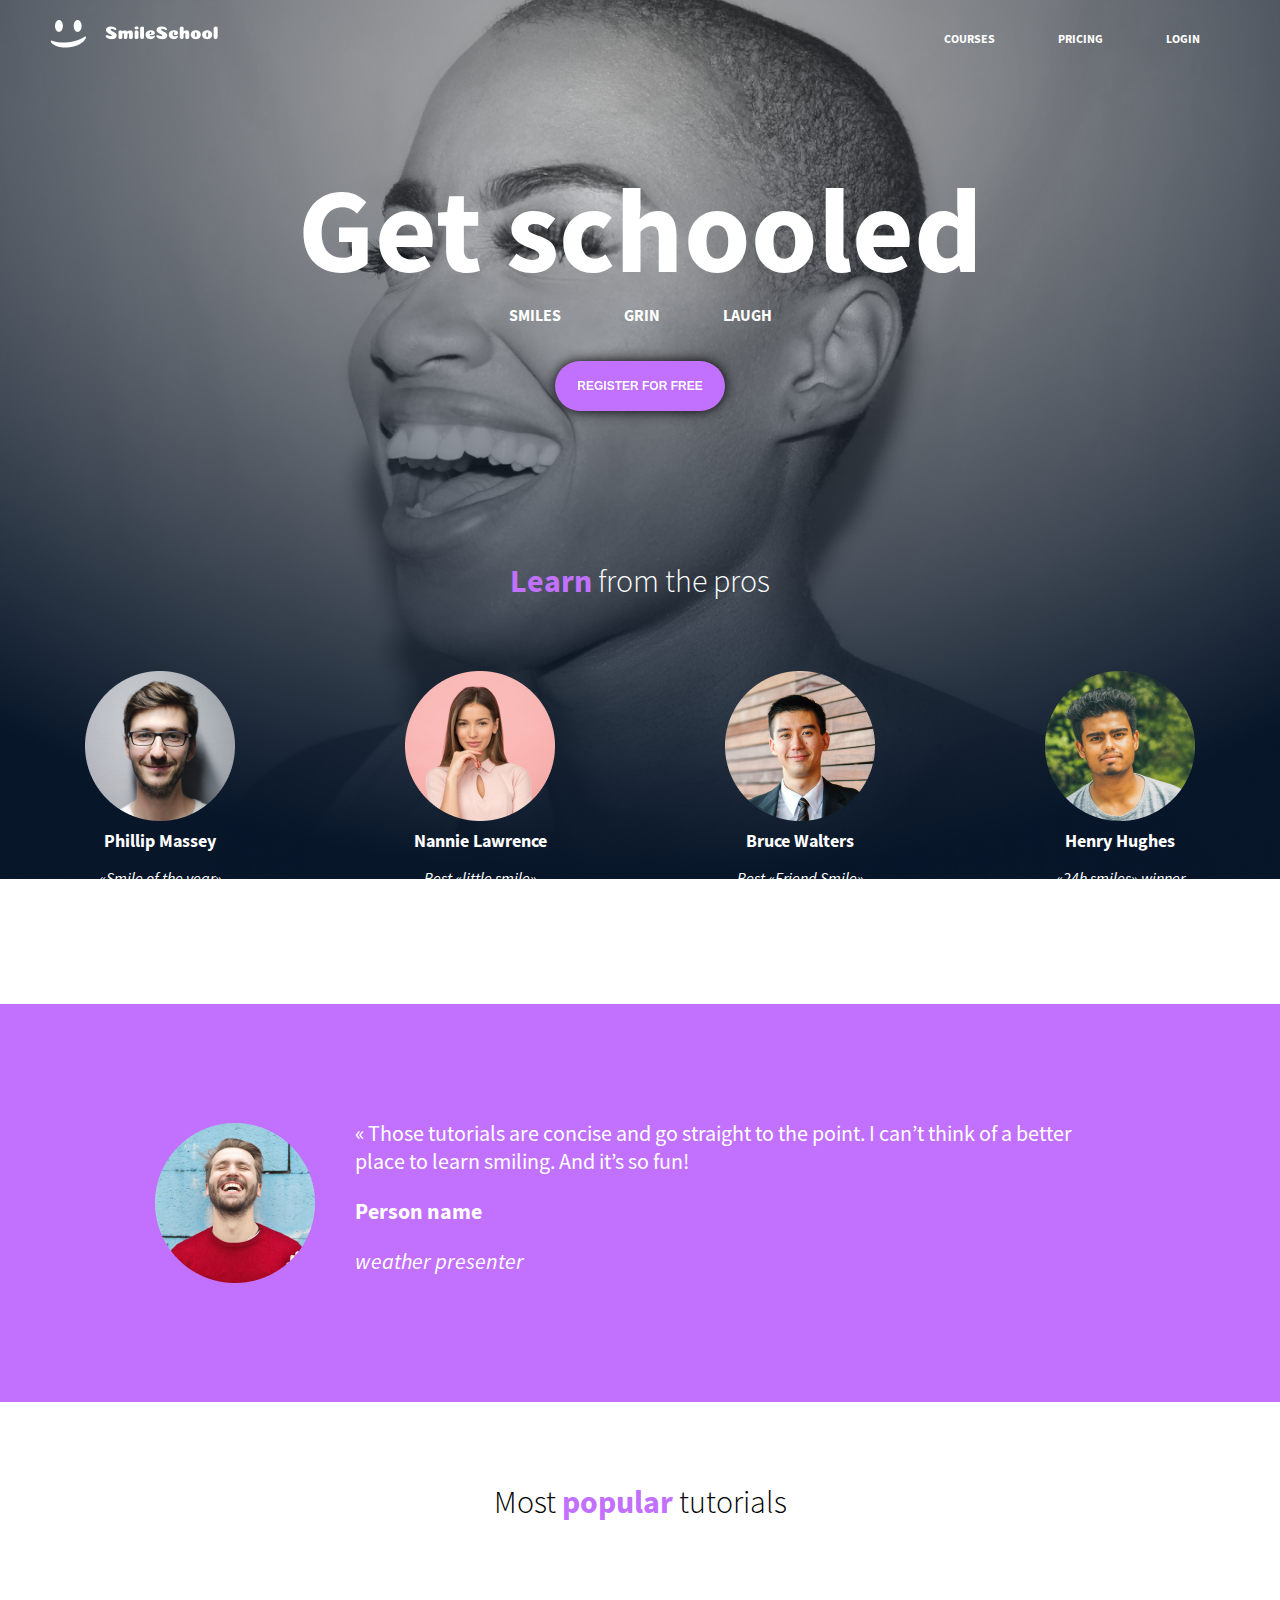
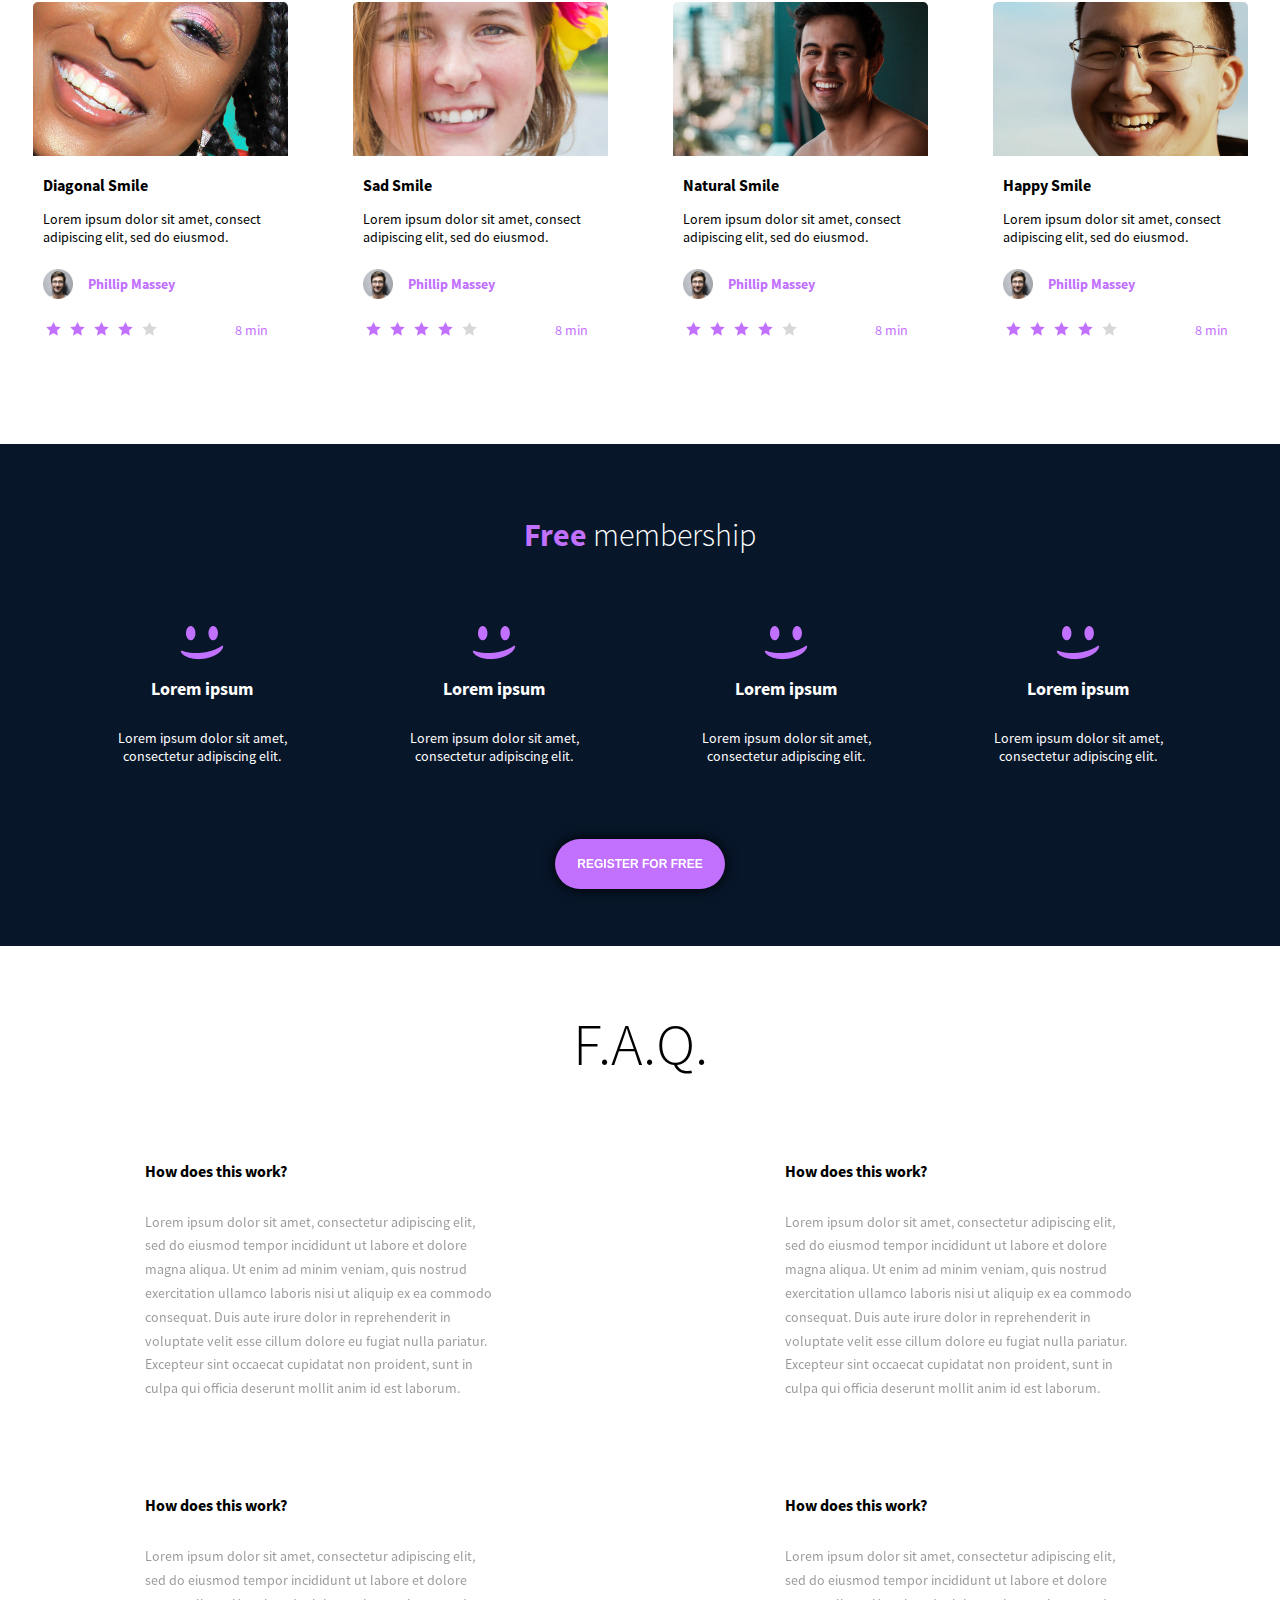
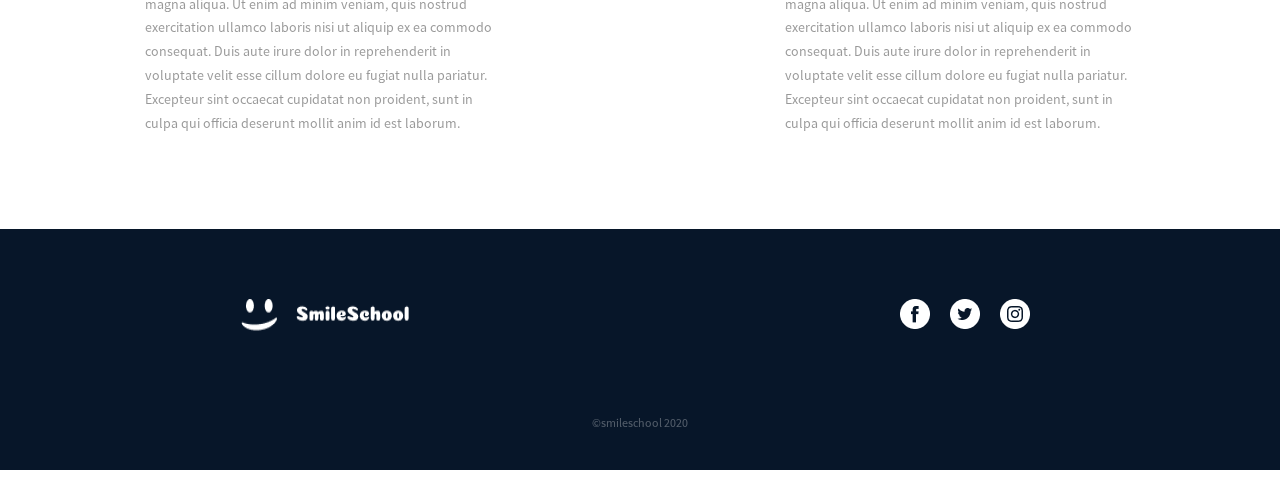
<file: css_advanced/index.html>
<!DOCTYPE html>
<html lang="en">
<head>
    <title>
        webstack
    </title>
    <meta charset="UTF-8">
    <meta name="viewport" content="width=device-width, initial-scale=1.0">
    <link rel="stylesheet" href="styles.css">
</head>
<body>
    <!-- Header -->
    <header>
        <div class="header-row">
            <a href="url"><img src="../images/logo.png" alt="logo"></a>
            <div class="navigation">
                <a href="url">COURSES</a>
                <a href="url">PRICING</a>
                <a href="url">LOGIN</a>
            </div>
        </div>
    </header>
    <main>
        <!-- Banner -->
        <section class="banner">
            <div class="banner-title">
                <h1>Get schooled</h1>
                <p>SMILES GRIN LAUGH</p>
                <button>REGISTER FOR FREE</button>
            </div>
            <div class="pros">
                <h2><span class="emphasis">Learn</span> from the pros</h2>
                <div class="people">
                    <div class="people-container">
                        <img src="../images/avatar.png" alt="phillip massey">
                        <h3>Phillip Massey</h3>
                        <p>«Smile of the year»<br/>2018 - 2019</p>
                    </div>
                    <div class="people-container">
                        <img src="../images/avatar2.png" alt="nannie lawrence">
                        <h3>Nannie Lawrence</h3>
                        <p>Best «little smile»<br/>2017</p>
                    </div>
                    <div class="people-container">
                        <img src="../images/avatar3.png" alt="bruce walters">
                        <h3>Bruce Walters</h3>
                        <p>Best «Friend Smile»<br/>live performence 2019</p>
                    </div>
                    <div class="people-container">
                        <img src="../images/avatar4.png" alt="henry hunghes">
                        <h3>Henry Hughes</h3>
                        <p>«24h smiles» winner<br/>2016 - 2019</p>
                    </div>
                </div>
            </div>
        </section>
        <!-- Quote Section -->
        <section class="quote">
            <div class="quote-container">
                <img src="../images/avatar5.png" alt="smiling man">
                <div class="quote-text">
                    <blockquote>« Those tutorials are concise and go straight to the point. I can’t think of a better place to learn smiling. And it’s so fun!</blockquote>
                    <p class="author">Person name</p>
                    <p class="profession">weather presenter</p>
                </div>
            </div>
        </section>
        <!-- Video Section -->
        <section class="video">
            <h1>Most <span class="emphasis">popular</span> tutorials</h1>
            <div class="video-container">
                <div class="review">
                    <img src="../images/preview1.png" alt="preview">
                    <h2>Diagonal Smile</h2>
                    <p>Lorem ipsum dolor sit amet, consect adipiscing elit, sed do eiusmod.</p>
                    <div class="reviewer">
                        <img src="../images/avatar.png" alt="phillip massey">
                        <h3>Phillip Massey</h3>
                    </div>
                    <div class="review-rating">
                        <div class="stars">
                            <img src="../images/Star_1.png" alt="filled star">
                            <img src="../images/Star_1.png" alt="filled star">
                            <img src="../images/Star_1.png" alt="filled star">
                            <img src="../images/Star_1.png" alt="filled star">
                            <img src="../images/Star_5.png" alt="empty star">
                        </div>
                        <p>8 min</p>
                    </div>
                </div>
                <div class="review">
                    <img src="../images/preview2.png" alt="preview">
                    <h2>Sad Smile</h2>
                    <p>Lorem ipsum dolor sit amet, consect adipiscing elit, sed do eiusmod.</p>
                    <div class="reviewer">
                        <img src="../images/avatar.png" alt="phillip massey">
                        <h3>Phillip Massey</h3>
                    </div>
                    <div class="review-rating">
                        <div class="stars">
                            <img src="../images/Star_1.png" alt="filled star">
                            <img src="../images/Star_1.png" alt="filled star">
                            <img src="../images/Star_1.png" alt="filled star">
                            <img src="../images/Star_1.png" alt="filled star">
                            <img src="../images/Star_5.png" alt="empty star">
                        </div>
                        <p>8 min</p>
                    </div>
                </div>
                <div class="review">
                    <img src="../images/preview3.png" alt="preview">
                    <h2>Natural Smile</h2>
                    <p>Lorem ipsum dolor sit amet, consect adipiscing elit, sed do eiusmod.</p>
                    <div class="reviewer">
                        <img src="../images/avatar.png" alt="phillip massey">
                        <h3>Phillip Massey</h3>
                    </div>
                    <div class="review-rating">
                        <div class="stars">
                            <img src="../images/Star_1.png" alt="filled star">
                            <img src="../images/Star_1.png" alt="filled star">
                            <img src="../images/Star_1.png" alt="filled star">
                            <img src="../images/Star_1.png" alt="filled star">
                            <img src="../images/Star_5.png" alt="empty star">
                        </div>
                        <p>8 min</p>
                    </div>
                </div>
                <div class="review">
                    <img src="../images/preview4.png" alt="preview">
                    <h2>Happy Smile</h2>
                    <p>Lorem ipsum dolor sit amet, consect adipiscing elit, sed do eiusmod.</p>
                    <div class="reviewer">
                        <img src="../images/avatar.png" alt="phillip massey">
                        <h3>Phillip Massey</h3>
                    </div>
                    <div class="review-rating">
                        <div class="stars">
                            <img src="../images/Star_1.png" alt="filled star">
                            <img src="../images/Star_1.png" alt="filled star">
                            <img src="../images/Star_1.png" alt="filled star">
                            <img src="../images/Star_1.png" alt="filled star">
                            <img src="../images/Star_5.png" alt="empty star">
                        </div>
                        <p>8 min</p>
                    </div>
                </div>
            </div>
        </section>
        <!-- Membership Section -->
        <section class="membership">
            <h1><span class="emphasis">Free</span> membership</h1>
            <div class="membership-container">
                <div class="member">
                    <img src="../images/smile.png" alt="smile">
                    <h2>Lorem ipsum</h2>
                    <p>Lorem ipsum dolor sit amet, consectetur adipiscing elit.</p>
                </div>
                <div class="member">
                    <img src="../images/smile.png" alt="smile">
                    <h2>Lorem ipsum</h2>
                    <p>Lorem ipsum dolor sit amet, consectetur adipiscing elit.</p>
                </div>
                <div class="member">
                    <img src="../images/smile.png" alt="smile">
                    <h2>Lorem ipsum</h2>
                    <p>Lorem ipsum dolor sit amet, consectetur adipiscing elit.</p>
                </div>
                <div class="member">
                    <img src="../images/smile.png" alt="smile">
                    <h2>Lorem ipsum</h2>
                    <p>Lorem ipsum dolor sit amet, consectetur adipiscing elit.</p>
                </div>
            </div>
            <button>REGISTER FOR FREE</button>
        </section>
        <!-- FAQ Section -->
        <section class="faq">
            <h1>F.A.Q.</h1>
            <div class="faq-container">
                <div class="faq-answer">
                    <h2>How does this work?</h2>
                    <p>Lorem ipsum dolor sit amet, consectetur adipiscing elit, sed do eiusmod tempor incididunt ut labore et dolore magna aliqua. Ut enim ad minim veniam, quis nostrud exercitation ullamco laboris nisi ut aliquip ex ea commodo consequat. Duis aute irure dolor in reprehenderit in voluptate velit esse cillum dolore eu fugiat nulla pariatur. Excepteur sint occaecat cupidatat non proident, sunt in culpa qui officia deserunt mollit anim id est laborum.</p>
                </div>
                <div class="faq-answer">
                    <h2>How does this work?</h2>
                    <p>Lorem ipsum dolor sit amet, consectetur adipiscing elit, sed do eiusmod tempor incididunt ut labore et dolore magna aliqua. Ut enim ad minim veniam, quis nostrud exercitation ullamco laboris nisi ut aliquip ex ea commodo consequat. Duis aute irure dolor in reprehenderit in voluptate velit esse cillum dolore eu fugiat nulla pariatur. Excepteur sint occaecat cupidatat non proident, sunt in culpa qui officia deserunt mollit anim id est laborum.</p>
                </div>
            </div>
            <div class="faq-container">
                <div class="faq-answer">
                    <h2>How does this work?</h2>
                    <p>Lorem ipsum dolor sit amet, consectetur adipiscing elit, sed do eiusmod tempor incididunt ut labore et dolore magna aliqua. Ut enim ad minim veniam, quis nostrud exercitation ullamco laboris nisi ut aliquip ex ea commodo consequat. Duis aute irure dolor in reprehenderit in voluptate velit esse cillum dolore eu fugiat nulla pariatur. Excepteur sint occaecat cupidatat non proident, sunt in culpa qui officia deserunt mollit anim id est laborum.</p>
                </div>
                <div class="faq-answer">
                    <h2>How does this work?</h2>
                    <p>Lorem ipsum dolor sit amet, consectetur adipiscing elit, sed do eiusmod tempor incididunt ut labore et dolore magna aliqua. Ut enim ad minim veniam, quis nostrud exercitation ullamco laboris nisi ut aliquip ex ea commodo consequat. Duis aute irure dolor in reprehenderit in voluptate velit esse cillum dolore eu fugiat nulla pariatur. Excepteur sint occaecat cupidatat non proident, sunt in culpa qui officia deserunt mollit anim id est laborum.</p>
                </div>
            </div>
        </section>
    </main>
    <!-- Footer -->
    <footer>
        <div class="footer-container">
            <div class="footer-row">
                <img src="../images/logo.png" alt="logo">
                <div class="social-media">
                    <a href="url"><img src="../images/facebook.png" alt="facebook"></a>
                    <a href="url"><img src="../images/twitter.png" alt="twitter"></a>
                    <a href="url"><img src="../images/instagram.png" alt="instagram"></a>
                </div>
            </div>
            <p>©smileschool 2020</p>
        </div>
    </footer>
</body>
</html>
</file>
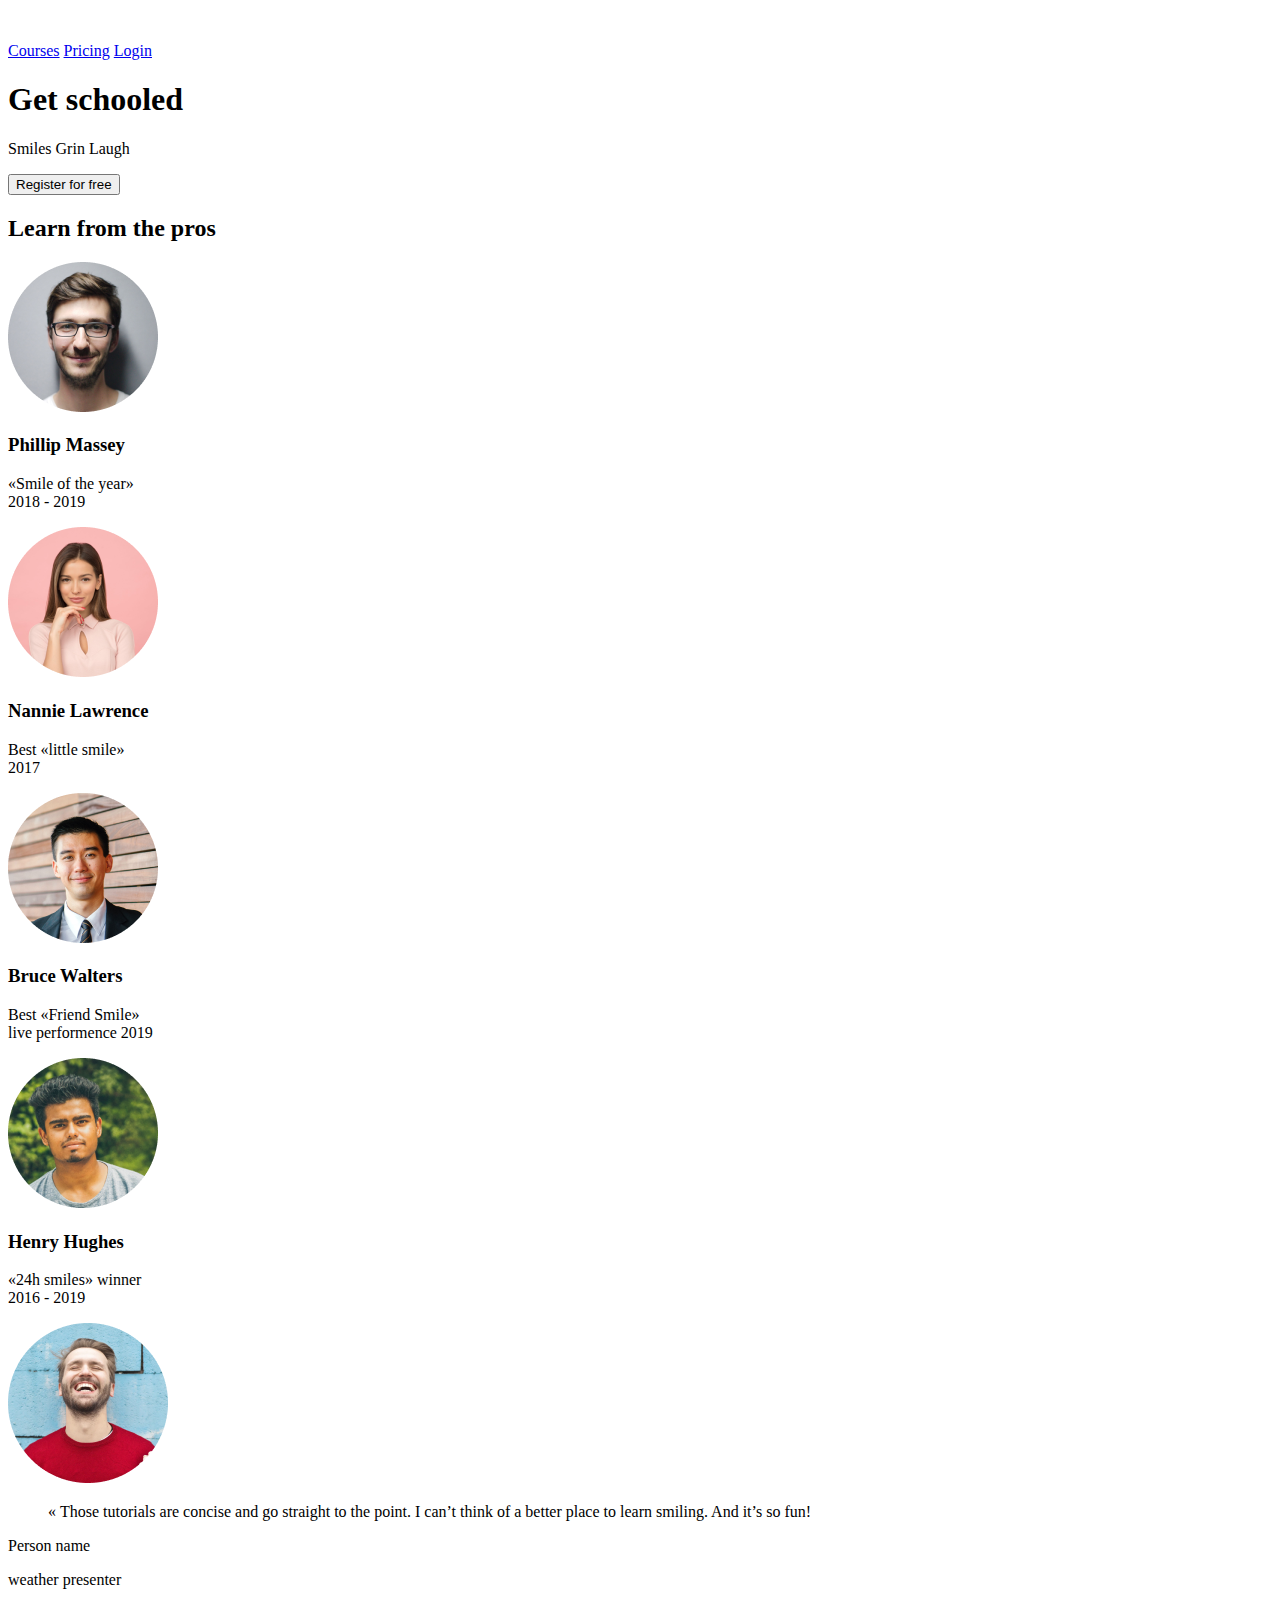
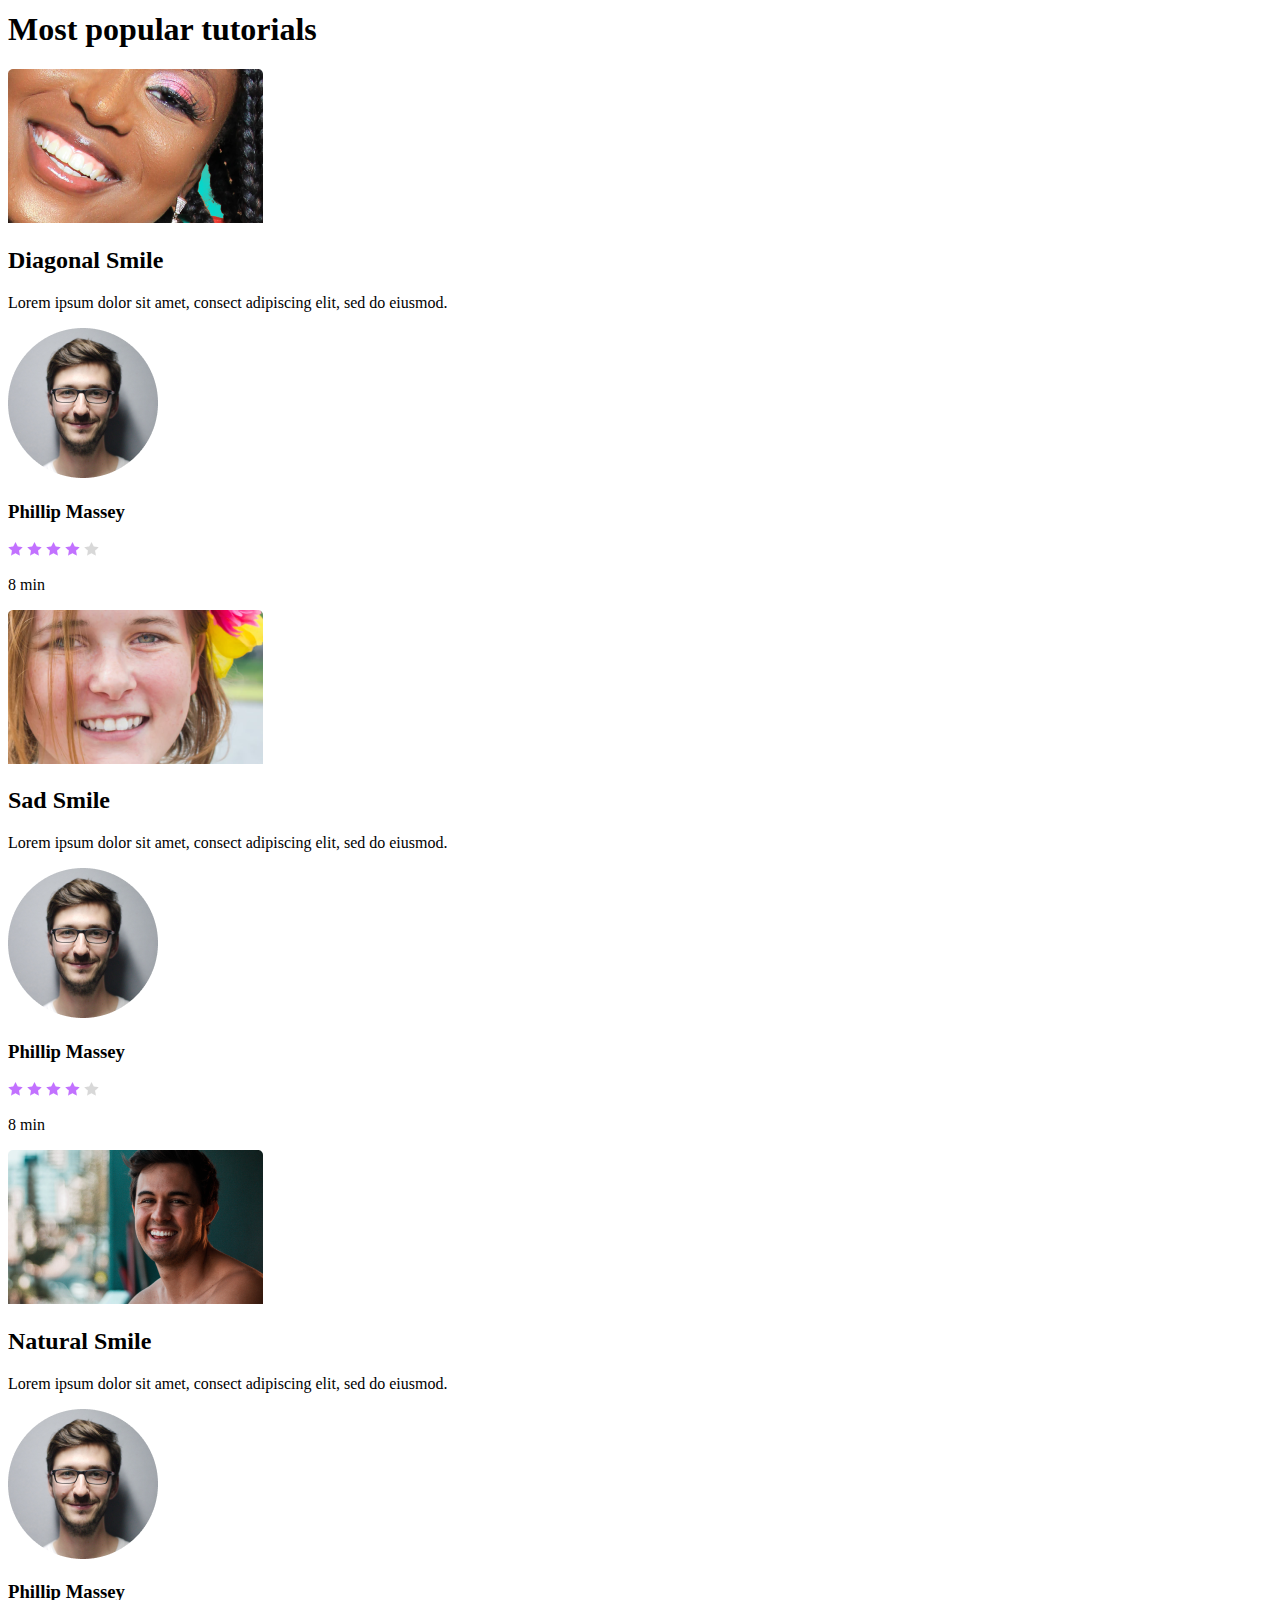
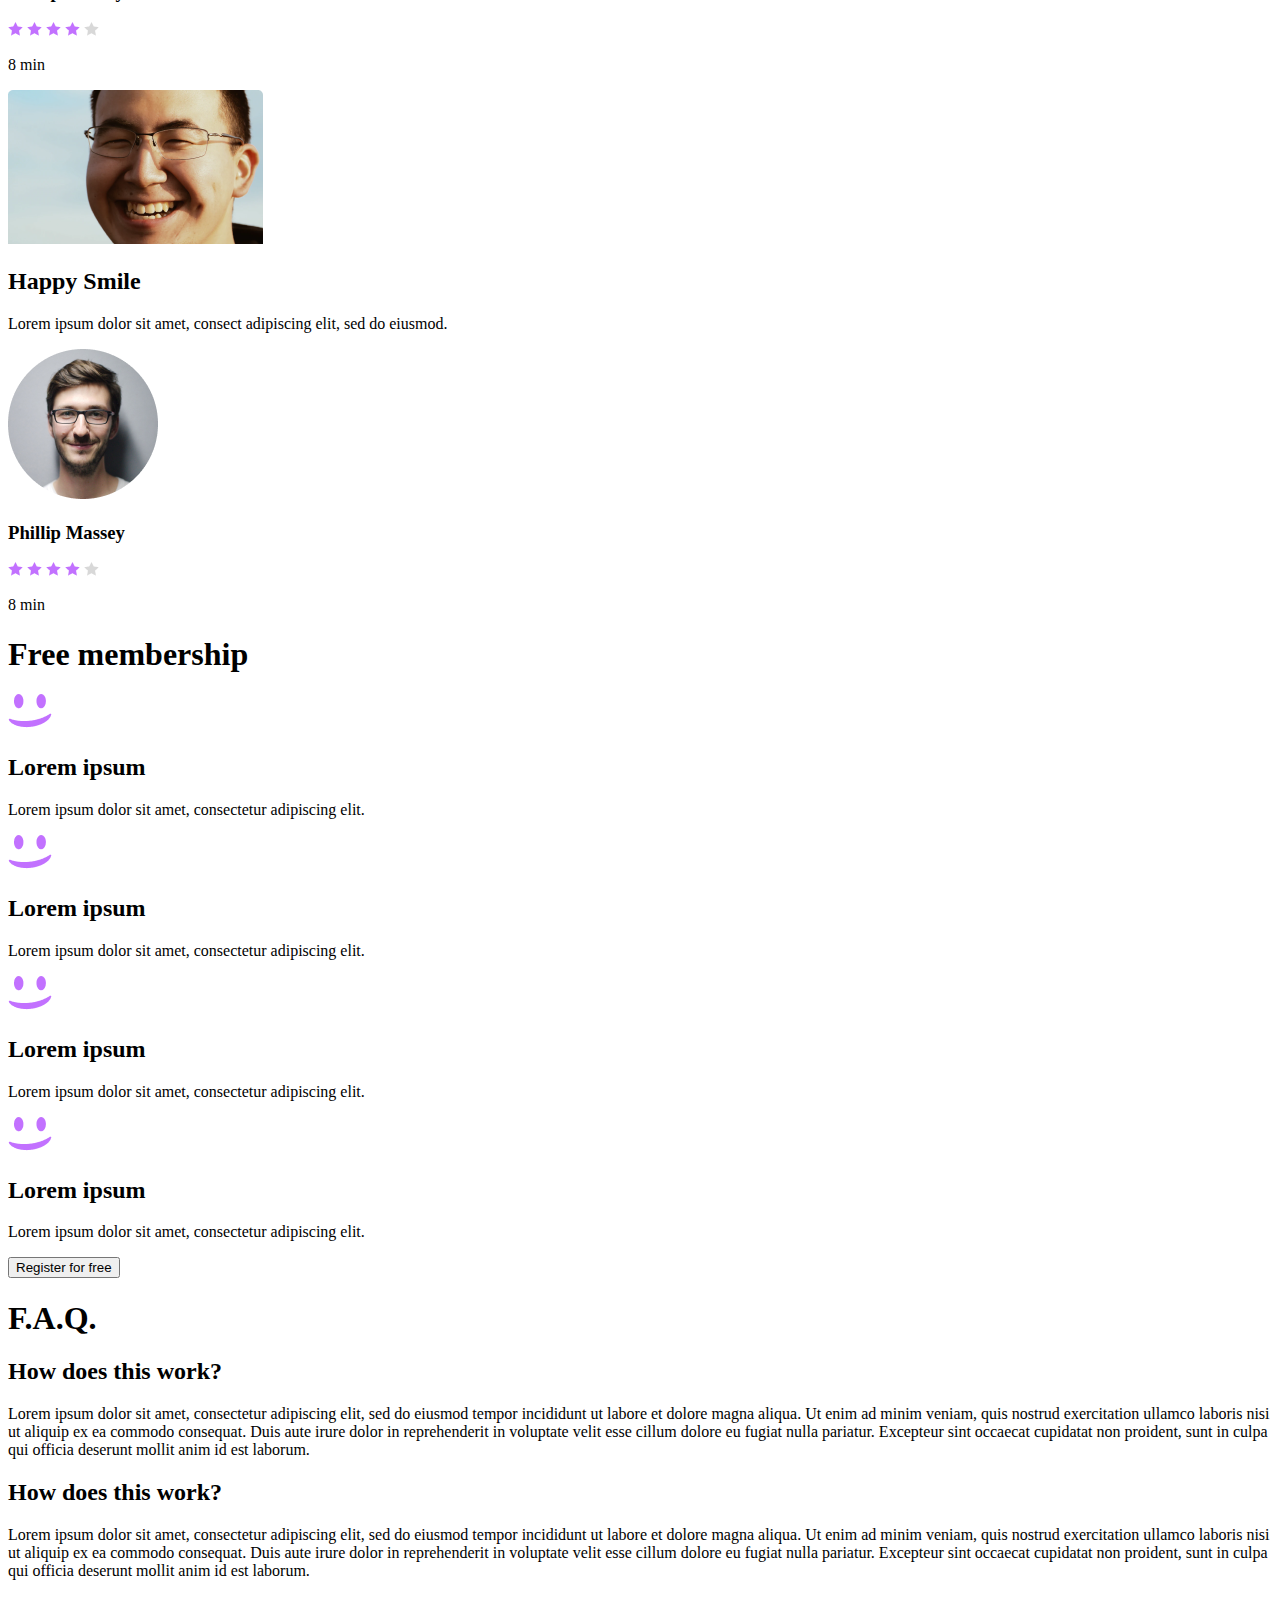
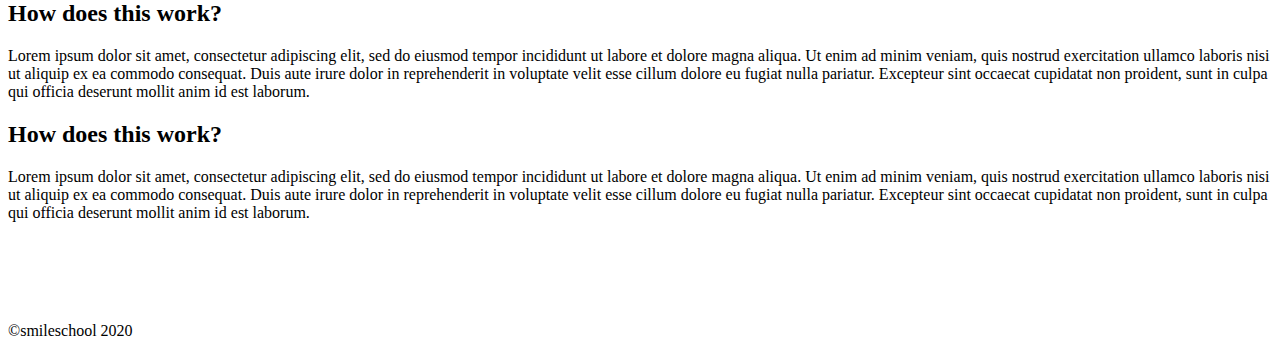
<file: html_advanced/index.html>
<!DOCTYPE html>
<html lang="en">
<head>
    <title>
        webstack
    </title>
    <meta charset="UTF-8">
    <link rel="icon" type="image/x-icon" href="https://example.com/favicon.ico">
    <link rel="icon" type="image/png" href="https://example.com/favicon.png">
</head>
<body>
    <!-- Header -->
    <header>
        <div>
            <a href="url"><img src="../images/logo.png" alt="logo"></a>
            <div>
                <a href="url">Courses</a>
                <a href="url">Pricing</a>
                <a href="url">Login</a>
            </div>
        </div>
    </header>
    <main>
        <!-- Banner -->
        <section>
            <div>
                <h1>Get schooled</h1>
                <p>Smiles Grin Laugh</p>
                <button>Register for free</button>
            </div>
            <div>
                <h2>Learn from the pros</h2>
                <div>
                    <div>
                        <img src="../images/avatar.png" alt="phillip massey">
                        <h3>Phillip Massey</h3>
                        <p>«Smile of the year»<br/>2018 - 2019</p>
                    </div>
                    <div>
                        <img src="../images/avatar2.png" alt="nannie lawrence">
                        <h3>Nannie Lawrence</h3>
                        <p>Best «little smile»<br/>2017</p>
                    </div>
                    <div>
                        <img src="../images/avatar3.png" alt="bruce walters">
                        <h3>Bruce Walters</h3>
                        <p>Best «Friend Smile»<br/>live performence 2019</p>
                    </div>
                    <div>
                        <img src="../images/avatar4.png" alt="henry hunghes">
                        <h3>Henry Hughes</h3>
                        <p>«24h smiles» winner<br/>2016 - 2019</p>
                    </div>
                </div>
            </div>
        </section>
        <!-- Quote Section -->
        <section>
            <div>
                <img src="../images/avatar5.png" alt="smiling man">
                <div>
                    <blockquote>« Those tutorials are concise and go straight to the point. I can’t think of a better place to learn smiling. And it’s so fun!</blockquote>
                    <p>Person name</p>
                    <p>weather presenter</p>
                </div>
            </div>
        </section>
        <!-- Video Section -->
        <section>
            <h1>Most popular tutorials</h1>
            <div>
                <div>
                    <img src="../images/preview1.png" alt="preview">
                    <h2>Diagonal Smile</h2>
                    <p>Lorem ipsum dolor sit amet, consect adipiscing elit, sed do eiusmod.</p>
                    <div>
                        <img src="../images/avatar.png" alt="phillip massey">
                        <h3>Phillip Massey</h3>
                    </div>
                    <div>
                        <div>
                            <img src="../images/Star_1.png" alt="filled star">
                            <img src="../images/Star_1.png" alt="filled star">
                            <img src="../images/Star_1.png" alt="filled star">
                            <img src="../images/Star_1.png" alt="filled star">
                            <img src="../images/Star_5.png" alt="empty star">
                        </div>
                        <p>8 min</p>
                    </div>
                </div>
                <div>
                    <img src="../images/preview2.png" alt="preview">
                    <h2>Sad Smile</h2>
                    <p>Lorem ipsum dolor sit amet, consect adipiscing elit, sed do eiusmod.</p>
                    <div>
                        <img src="../images/avatar.png" alt="phillip massey">
                        <h3>Phillip Massey</h3>
                    </div>
                    <div>
                        <div>
                            <img src="../images/Star_1.png" alt="filled star">
                            <img src="../images/Star_1.png" alt="filled star">
                            <img src="../images/Star_1.png" alt="filled star">
                            <img src="../images/Star_1.png" alt="filled star">
                            <img src="../images/Star_5.png" alt="empty star">
                        </div>
                        <p>8 min</p>
                    </div>
                </div>
                <div>
                    <img src="../images/preview3.png" alt="preview">
                    <h2>Natural Smile</h2>
                    <p>Lorem ipsum dolor sit amet, consect adipiscing elit, sed do eiusmod.</p>
                    <div>
                        <img src="../images/avatar.png" alt="phillip massey">
                        <h3>Phillip Massey</h3>
                    </div>
                    <div>
                        <div>
                            <img src="../images/Star_1.png" alt="filled star">
                            <img src="../images/Star_1.png" alt="filled star">
                            <img src="../images/Star_1.png" alt="filled star">
                            <img src="../images/Star_1.png" alt="filled star">
                            <img src="../images/Star_5.png" alt="empty star">
                        </div>
                        <p>8 min</p>
                    </div>
                </div>
                <div>
                    <img src="../images/preview4.png" alt="preview">
                    <h2>Happy Smile</h2>
                    <p>Lorem ipsum dolor sit amet, consect adipiscing elit, sed do eiusmod.</p>
                    <div>
                        <img src="../images/avatar.png" alt="phillip massey">
                        <h3>Phillip Massey</h3>
                    </div>
                    <div>
                        <div>
                            <img src="../images/Star_1.png" alt="filled star">
                            <img src="../images/Star_1.png" alt="filled star">
                            <img src="../images/Star_1.png" alt="filled star">
                            <img src="../images/Star_1.png" alt="filled star">
                            <img src="../images/Star_5.png" alt="empty star">
                        </div>
                        <p>8 min</p>
                    </div>
                </div>
            </div>
        </section>
        <!-- Membership Section -->
        <section>
            <h1>Free membership</h1>
            <div>
                <div>
                    <img src="../images/smile.png" alt="smile">
                    <h2>Lorem ipsum</h2>
                    <p>Lorem ipsum dolor sit amet, consectetur adipiscing elit.</p>
                </div>
                <div>
                    <img src="../images/smile.png" alt="smile">
                    <h2>Lorem ipsum</h2>
                    <p>Lorem ipsum dolor sit amet, consectetur adipiscing elit.</p>
                </div>
                <div>
                    <img src="../images/smile.png" alt="smile">
                    <h2>Lorem ipsum</h2>
                    <p>Lorem ipsum dolor sit amet, consectetur adipiscing elit.</p>
                </div>
                <div>
                    <img src="../images/smile.png" alt="smile">
                    <h2>Lorem ipsum</h2>
                    <p>Lorem ipsum dolor sit amet, consectetur adipiscing elit.</p>
                </div>
            </div>
            <button>Register for free</button>
        </section>
        <!-- FAQ Section -->
        <section>
            <h1>F.A.Q.</h1>
            <div>
                <div>
                    <h2>How does this work?</h2>
                    <p>Lorem ipsum dolor sit amet, consectetur adipiscing elit, sed do eiusmod tempor incididunt ut labore et dolore magna aliqua. Ut enim ad minim veniam, quis nostrud exercitation ullamco laboris nisi ut aliquip ex ea commodo consequat. Duis aute irure dolor in reprehenderit in voluptate velit esse cillum dolore eu fugiat nulla pariatur. Excepteur sint occaecat cupidatat non proident, sunt in culpa qui officia deserunt mollit anim id est laborum.</p>
                </div>
                <div>
                    <h2>How does this work?</h2>
                    <p>Lorem ipsum dolor sit amet, consectetur adipiscing elit, sed do eiusmod tempor incididunt ut labore et dolore magna aliqua. Ut enim ad minim veniam, quis nostrud exercitation ullamco laboris nisi ut aliquip ex ea commodo consequat. Duis aute irure dolor in reprehenderit in voluptate velit esse cillum dolore eu fugiat nulla pariatur. Excepteur sint occaecat cupidatat non proident, sunt in culpa qui officia deserunt mollit anim id est laborum.</p>
                </div>
            </div>
            <div>
                <div>
                    <h2>How does this work?</h2>
                    <p>Lorem ipsum dolor sit amet, consectetur adipiscing elit, sed do eiusmod tempor incididunt ut labore et dolore magna aliqua. Ut enim ad minim veniam, quis nostrud exercitation ullamco laboris nisi ut aliquip ex ea commodo consequat. Duis aute irure dolor in reprehenderit in voluptate velit esse cillum dolore eu fugiat nulla pariatur. Excepteur sint occaecat cupidatat non proident, sunt in culpa qui officia deserunt mollit anim id est laborum.</p>
                </div>
                <div>
                    <h2>How does this work?</h2>
                    <p>Lorem ipsum dolor sit amet, consectetur adipiscing elit, sed do eiusmod tempor incididunt ut labore et dolore magna aliqua. Ut enim ad minim veniam, quis nostrud exercitation ullamco laboris nisi ut aliquip ex ea commodo consequat. Duis aute irure dolor in reprehenderit in voluptate velit esse cillum dolore eu fugiat nulla pariatur. Excepteur sint occaecat cupidatat non proident, sunt in culpa qui officia deserunt mollit anim id est laborum.</p>
                </div>
            </div>
        </section>
    </main>
    <!-- Footer -->
    <footer>
        <div>
            <div>
                <img src="../images/logo.png" alt="logo">
                <div>
                    <a href="url"><img src="../images/facebook.png" alt="facebook"></a>
                    <a href="url"><img src="../images/twitter.png" alt="twitter"></a>
                    <a href="url"><img src="../images/instagram.png" alt="instagram"></a>
                </div>
            </div>
            <p>©smileschool 2020</p>
        </div>
    </footer>
</body>
</html>
</file>
<file: css_advanced/styles.css>
body {
    margin: 0;
    padding: 0;
    background-image: url("../images/background.png");
    background-repeat: no-repeat;
    background-size: 100% auto;
    font-family: source-sans-pro;
}

@font-face {
    font-family: "source-sans-pro";
    src: url("fonts/source-sans-pro/SourceSansPro-Regular.otf");
    font-weight: normal;
    font-style: normal;
}

@font-face {
    font-family: "source-sans-pro";
    src: url("fonts/source-sans-pro/SourceSansPro-Bold.otf");
    font-weight: bold;
    font-style: normal;
}

@font-face {
    font-family: "source-sans-pro";
    src: url("fonts/source-sans-pro/SourceSansPro-Light.otf");
    font-weight: 300;
    font-style: normal;
}

@font-face {
    font-family: "source-sans-pro";
    src: url("fonts/source-sans-pro/SourceSansPro-Semibold.otf");
    font-weight: 600;
    font-style: normal;
}

@font-face {
    font-family: "source-sans-pro";
    src: url("fonts/source-sans-pro/SourceSansPro-It.otf");
    font-weight: normal;
    font-style: italic;
}

@font-face {
    font-family: "source-sans-pro";
    src: url("fonts/source-sans-pro/SourceSansPro-BlackIt.otf");
    font-weight: bold;
    font-style: italic;
}

@font-face {
    font-family: "source-sans-pro";
    src: url("fonts/source-sans-pro/SourceSansPro-LightIt.otf");
    font-weight: 300;
    font-style: italic;
}

@font-face {
    font-family: "source-sans-pro";
    src: url("fonts/source-sans-pro/SourceSansPro-SemiboldIt.otf");
    font-weight: 600;
    font-style: italic;
}

.header {
    background: none;
}

.header-row {
    display: flex;
    justify-content: space-between;
    align-items: center;
    padding: 20px 50px;
}

.header-row .navigation a {
    color: #FFF;
    text-decoration: none;
    font-weight: bold;
    font-size: 12px;
    margin: 0 30px;
}

.banner {
    color: #FFF;
}

.banner-title {
    text-align: center;
    margin: 60px 0;
}

.banner-title h1 {
    font-size: 120px;
    font-weight: bold;
    padding-bottom: 0;
    margin-bottom: 0;
}

.banner-title p {
    font-size: 16px;
    font-weight: bold;
    word-spacing: 60px;
    margin-top: 0;
}

.pros {
    text-align: center;
    padding-bottom: 10px;
}

.pros h2 {
    font-size: 32px;
    font-weight: 300;
    padding-top: 70px;
}

.emphasis {
    color: #C271FF;
    font-weight: bold;
}

.pros .people {
    display: flex;
    justify-content: space-around;
    margin: 50px 0;
}

.pros .people .people-container {
    margin: 20px;
}

.people-container h3, .people-container img, .people-container p {
    display: block;
}

.pros .people h3 {
    font-size: 18px;
    margin: 0.45rem 0;
    font-weight: 900;
}

.pros .people p {
    font-size: 16px;
    font-style: italic;
}

.quote {
    background-color: #C271FF;
    color:#FFF;
    font-size: 22px;
    display: flex;
    justify-content: space-evenly;
    align-items: center;
    padding: 105px 0;
}

.quote .quote-container {
    display: flex;
    align-items: center;
}

blockquote {
    margin-top: 10px;
    width: 730px;
}

.author, .profession {
    margin-left: 40px;
}

.author {
    font-weight: bold;
}

.quote-text .profession {
    font-style: italic;
}

.video {
    padding-bottom: 30px;
    align-items: center;
    margin: auto;
    text-align: center;
}

.video h1 {
    font-weight: 300;
    font-size: 32px;
    margin: 80px 0;
}

.video .video-container {
    display: flex;
    justify-content: space-around;
    text-align: left;
}

.review {
    max-width: 255px;
}

.review h2, .review p, .reviewer, .review-rating {
    padding: 0 10px;
}

.review h2 {
    font-size: 16px;
    margin: 15px 0;
}

.review p {
    margin-bottom: 15px;
    font-size: 14px;
}

.reviewer {
    display: flex;
    justify-content: start;
    align-items: center;
    font-weight: 600;
}

.reviewer img {
    height: 30px;
    width: auto;
}

.reviewer h3 {
    font-size: 14px;
    margin-left: 15px;
}

.review-rating {
    display: flex;
    justify-content: space-between;
    align-items: center;
    margin-bottom: 60px;
}

.stars img {
    margin: 0 3px;
}

.review .reviewer h3, .review .review-rating p {
    color: #C271FF;
}

.membership {
    background-color: #071629;
    color:#FFF;
    height: 502px;
    display: flex;
    flex-direction: column;
    align-items: center;
    text-align: center;
}

.membership h1 {
    font-weight: 300;
    font-size: 32px;
    padding-top: 50px;
}

.membership .membership-container {
    display: flex;
    justify-content: space-around;
    padding-top: 50px;
}

.member {
    width: 212px;
    display: flex;
    flex-direction: column;
    align-items: center;
    margin: 0 40px;
    padding-bottom: 40px;
}

.member h2 {
    font-size: 18px;
}

.member p {
    font-size: 14px;
}

button {
    background-color: #C271FF;
    color:#FFF;
    border: none;
    border-radius: 25px;
    padding: 10px 20px;
    margin: 20px;
    display: inline-block;
    font-size: 12px;
    font-weight: 600;
    filter: drop-shadow(0 0 0.4rem black);
    height: 50px;
    width: 170px;
}

.faq {
    align-items: center;
    margin: 0 0 20px 0;
}

.faq h1 {
    font-weight: 300;
    font-size: 60px;
    text-align: center;
    margin: 60px 0;
}

.faq .faq-container {
    display: flex;
    justify-content: space-around;
}

.faq-answer {
    max-width: 350px;
    margin-bottom: 60px;
}

.faq-answer h2 {
    font-size: 16px;
    font-weight: bold;
    margin: 20px 0 30px 0;
}

.faq-answer p {
    font-size: 14px;
    opacity: 0.4;
    line-height: 1.7;
}

footer {
    background-color: #071629;
}

.footer-row {
    display: flex;
    justify-content: space-around;
    padding: 70px 0;
}

.social-media {
    display: flex;
}

.social-media a {
    margin: 0 10px;
}

footer p {
    font-size: 12px;
    opacity: 0.3;
    color: #FFF;
    text-align: center;
    padding-bottom: 40px;
}
</file>
